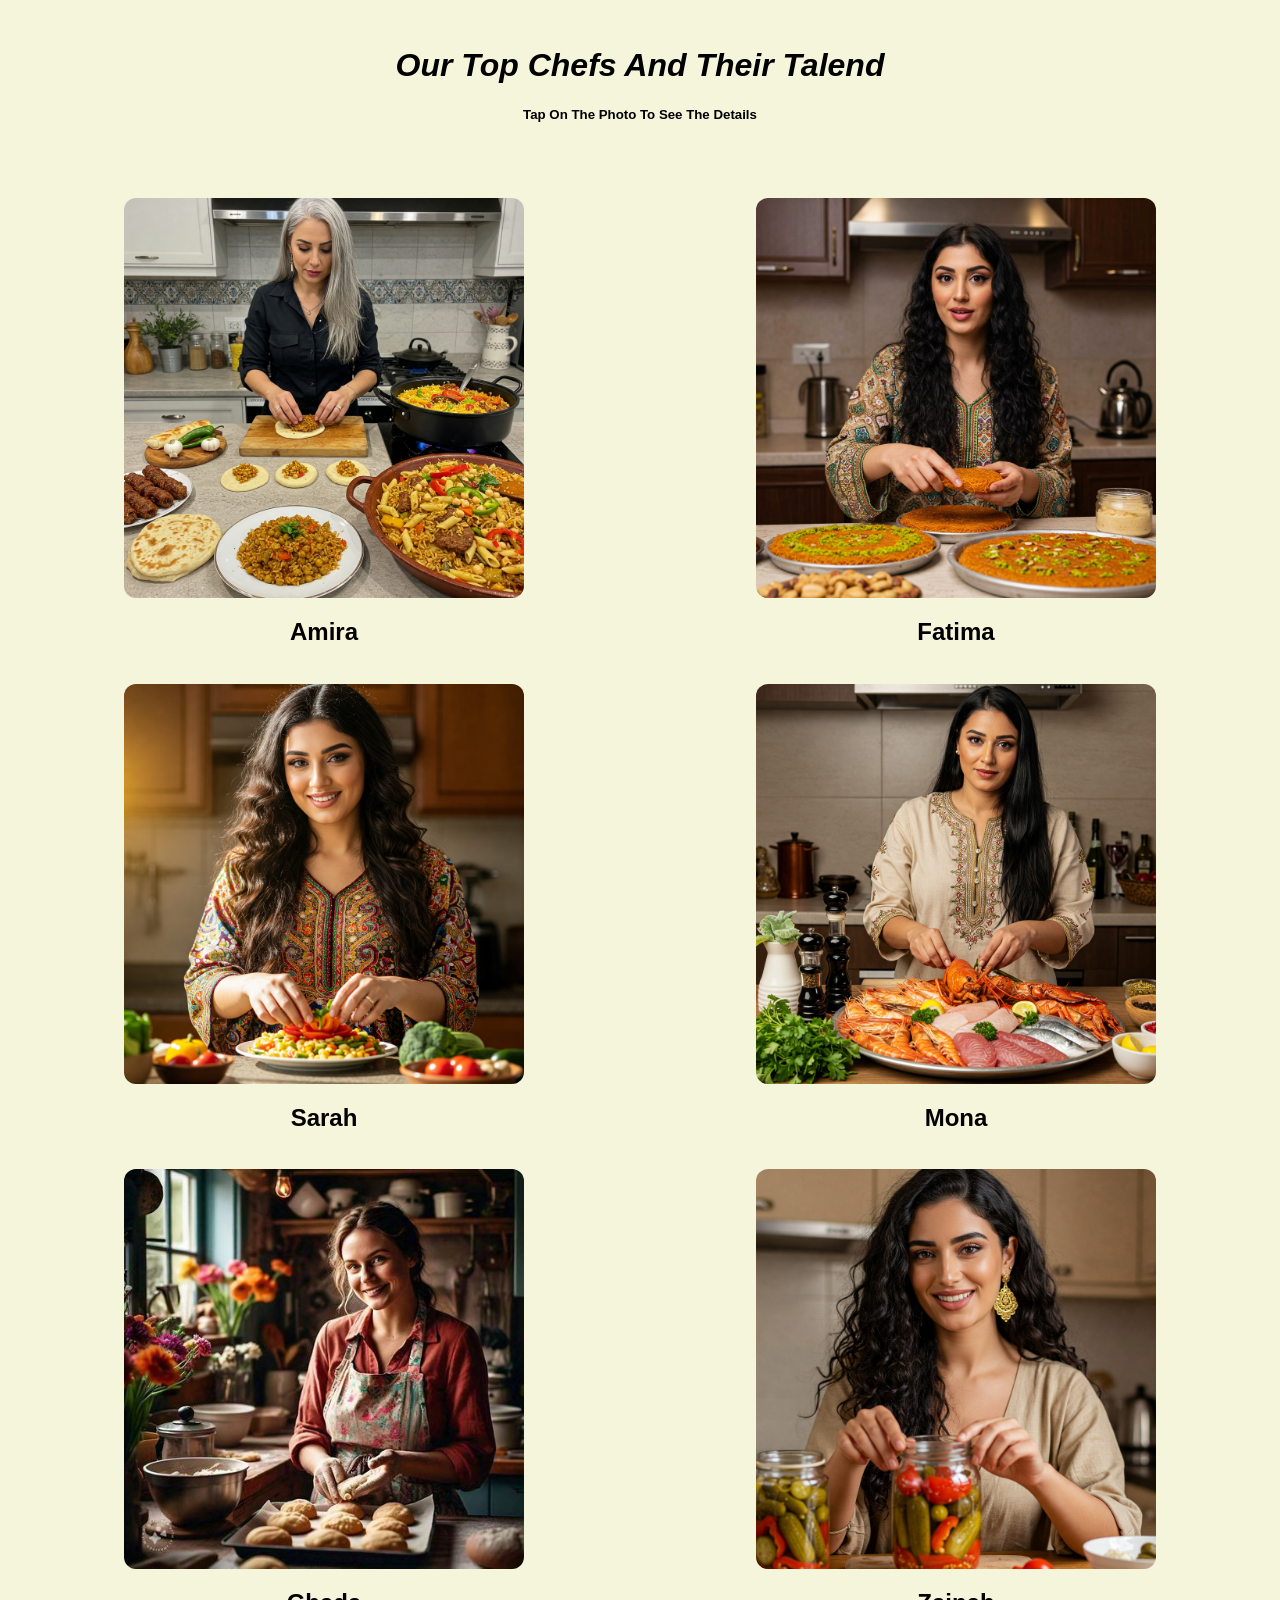
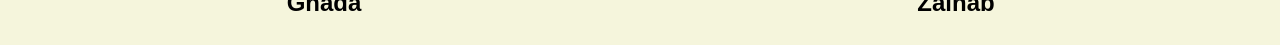
<file: details.html>
<html lang="en">

<head>
    <meta charset="UTF-8">
    <meta name="viewport" content="width=device-width, initial-scale=1.0">
    <title>Details</title>
    <link rel="styleSheet" href="details_style.css" />
    <link rel="icon" href="ditails.png" type="image/x-icon">
</head>

<body>
    <div>
        <br>
        <i>
            <h1>Our Top Chefs And Their Talend</h1>
        </i>
        <h5>Tap On The Photo To See The Details</h5>
    </div>
    <br>
    <br>
    <br>

    <div class="div1">
        <div>
            <div>
                <img src="Amira.jpg" alt="chef Amira pic" width="100" onclick="showContentAmira()">
                <h2>Amira</h2>
                <p id="Amira_p0"> <strong>From:</strong>cairo</p>
                <p id="Amira__p1"><strong>location:</strong> Zamalek </p>
                <p id="Amira__p2"><strong> food delivery to:</strong> Zamalek , Maadi , Nasr City , Giza , Abbassia .
                </p>
                <p id="Amira__p3">Amira offers the most delicious traditional Egyptian dishes.</p>
                <p id="Amira__p4"><strong>Featured Dishes :</strong>
                <dl id="Amira__dl0">
                    <dt><strong>Hawawshi:</strong></dt>
                    <dd>Hawawshi is a crispy, pita stuffed Egyptian street food filled with spiced ground meat, onions,
                        and herbs. </dd>
                </dl>
                </p>
                <dl id="Amira__dl1">
                    <dt><strong> stuffed Grape leaves: </strong></dt>
                    <dd> Stuffed grape leaves are filled with rice, herbs, spices, and sometimes meat, then simmered for
                        flavor. </dd>
                </dl>
                </p>
                <dl id="Amira__dl2">
                    <dt><strong>koshary:</strong> </dt>
                    <dd>Koshary is a flavorful Egyptian dish with rice, lentils, pasta, crispy onions, and spicy tomato
                        sauce. </dd>
                </dl>
                </p>
                <dl id="Amira__dl3">
                    <dt> <strong>Molokhia: </strong></dt>
                    <dd> Molokhia is a garlicky, aromatic soup made with jute leaves, broth, coriander, and lemon for
                        rich flavor.</dd>
                </dl>
                </p>
                <dl id="Amira__dl4">
                    <dt><strong>Fatta:</strong> </dt>
                    <dd> Fatta is a hearty dish with crispy bread, rice, meat, and garlicky broth, topped with vinegar
                        sauce.</dd>
                </dl>
                </p>
                <dl id="Amira__dl5">
                    <dt><strong> Mombar: </strong></dt>
                    <dd>Mombar is stuffed intestines filled with rice, meat, onions, and spices, then boiled or fried.
                    </dd>
                </dl>
                </p>
                <button id="buttonAmira" onclick="showMenuAmira()">order now </button>
            </div>

            <div id="menuAmira" style="display:none;">
                <h3> Choose Your Dishes </h3>
                <form id="orderFormAmira">
                    <label>
                        <input type="checkbox" name="dishAmira" value=" Hawawshi- $30"> Hawawshi - $30
                    </label> <br>
                    <label>
                        <input type="checkbox" name="dishAmira" value=" stuffed Grape leaves- $30"> stuffed Grape leaves
                        - $30
                    </label> <br>
                    <label>
                        <input type="checkbox" name="dishAmira" value="koshary - $30"> koshary - $30
                    </label> <br>
                    <label>
                        <input type="checkbox" name="dishAmira" value=" Molokhia- $30"> Molokhia- $30
                    </label> <br>
                    <label>
                        <input type="checkbox" name="dishAmira" value=" Fatta - $30"> Fatta - $30
                    </label> <br>
                    <label>
                        <input type="checkbox" name="dishAmira" value=" Mombar - $30"> Mombar- $30
                    </label> <br>
                    <button id="buttonAmira2" type="button" onclick="submitOrderAmira()">Submit</button>
                </form>
            </div>
            <script>
                function showMenuAmira() {
                    document.getElementById('menuAmira').style.display = 'block';
                }
                function submitOrderAmira() {
                    alert("Your Food Will Be Prepared Soon From💕✨");
                }
                function showContentAmira() {
                    document.getElementById('Amira_p0').style.display = 'block';
                    document.getElementById('Amira__dl1').style.display = 'block';
                    document.getElementById('Amira__p2').style.display = 'block';
                    document.getElementById('Amira__p3').style.display = 'block';
                    document.getElementById('Amira__p4').style.display = 'block';
                    document.getElementById('Amira__dl0').style.display = 'block';
                    document.getElementById('Amira__dl0').style.display = 'block';
                    document.getElementById('Amira__dl2').style.display = 'block';
                    document.getElementById('Amira__dl3').style.display = 'block';
                    document.getElementById('Amira__dl4').style.display = 'block';
                    document.getElementById('Amira__dl5').style.display = 'block';
                    document.getElementById('buttonAmira').style.display = 'block';
                    document.getElementById('buttonAmira2').style.display = 'block';
                } 
            </script>
        </div>
        <br>
        <div>
            <div class="Fatima">
                <img src="Fatima.jpg" alt="chef Fatima pic" width="100" onclick="showContentFatima()">
                <h2>Fatima</h2>
                <p id="Fatima_p0"> <strong>From:</strong>Alexandria</p>
                <p id="Fatima__p1"><strong>location</strong> Anfoushi </p>
                <p id="Fatima__p2"><strong> food delivery to :</strong> Anfoushi ,Stanley, Kafr Abdu , Moharam Bek .
                </p>
                <p id="Fatima__p3">Fatima specializes in preparing delicious desserts .</p>
                <p id="Fatima__p4"><strong>Featured Dishes :</strong>
                <dl>
                    <dt>Qatayef</dt>
                    <dd> Qatayef is a yeasted pancake-like dessert, stuffed, sealed, then fried or baked, and sweetened
                        with syrup.</dd>
                </dl>
                </p>
                <dl id="Fatima__dl0">
                    <dt><strong> Kunafa: </strong></dt>
                    <dd> Kunafa is a crispy, golden dessert filled with gooey cream or cheese, drenched in fragrant
                        sugar syrup. </dd>
                </dl>
                </p>
                <dl id="fatima__dl1">
                    <dt><strong> Basbousa: </strong></dt>
                    <dd>Basbousa is a semolina cake sweetened with syrup, baked, and topped with almonds or nuts for
                        richness. </dd>
                </dl>
                </p>
                </p>
                <dl id="Fatima__dl2">
                    <dt><strong> Om Ali:</strong> </dt>
                    <dd> Om Ali is a warm, baked dessert with pastry, milk, sugar, nuts, and dried fruits, golden and
                        bubbly. </dd>
                </dl>
                </p>
                <dl id="Fatima__dl3">
                    <dt><strong> Rice Pudding:</strong></dt>
                    <dd>Rice pudding is a creamy dessert with cooked rice, milk, sugar, and sometimes cream or egg yolks
                        for richness.</dd>
                </dl>
                </p>
                <dl id="Fatima__dl4">
                    <dt> <strong> Balah El Sham: </strong></dt>
                    <dd>This crispy, golden treat is deep-fried, soaked in hot sugar syrup, and has a sweet, syrupy
                        interior.</dd>
                </dl>
                </p>
                <dl id="Fatima__dl5">
                    <dt><strong> Mahalabia:</strong></dt>
                    <dd> Mahalabia is a creamy dessert made with milk, sugar, and cornstarch, flavored with floral
                        essences, and served chilled. </dd>
                </dl>
                </p>
                <button id="buttonFatima" onclick="showMenuFatima()">order now </button>
            </div>

            <div id="menuFatima" style="display:none;">
                <h3> Choose Your Dishes</h3>
                <form id="orderFormFatima">
                    <label>
                        <input type="checkbox" name="dishFatima" value="kunafa - $15"> Kunafa - $15
                    </label> <br>
                    <label>
                        <input type="checkbox" name="dishFatima" value="Basbousa - $4"> Basbousa - $4
                    </label><br>
                    <label>
                        <input type="checkbox" name="dishFatima" value="Om Ali - $20"> Om Ali - $20
                    </label><br>
                    <label>
                        <input type="checkbox" name="dishFatima" value="  Rice Pudding- $25"> Rice Pudding - $25
                    </label><br>
                    <label>
                        <input type="checkbox" name="dishFatima" value="  Balah El Sham - $27"> Balah El Sham - $27
                    </label><br>
                    <label>
                        <input type="checkbox" name="dishFatima" value=" Mahalabia  - $29"> Mahalabia - $29
                    </label><br>
                    <button id="buttonFatima2" type="button" onclick="submitOrderFatima()">Submit</button>
                </form>
            </div>
            <script>
                function showMenuFatima() {
                    document.getElementById('menuFatima').style.display = 'block';
                }
                function submitOrderFatima() {
                    alert("Your Food Will Be Prepared Soon From Fatima 💕✨");
                }
                function showContentFatima() {
                    document.getElementById('Fatima_p0').style.display = 'block';
                    document.getElementById('Fatima__p1').style.display = 'block';
                    document.getElementById('Fatima__p2').style.display = 'block';
                    document.getElementById('Fatima__p3').style.display = 'block';
                    document.getElementById('Fatima__p4').style.display = 'block';
                    document.getElementById('Fatima__dl0').style.display = 'block';
                    document.getElementById('Fatima__dl0').style.display = 'block';
                    document.getElementById('Fatima__dl2').style.display = 'block';
                    document.getElementById('Fatima__dl3').style.display = 'block';
                    document.getElementById('Fatima__dl4').style.display = 'block';
                    document.getElementById('Fatima__dl5').style.display = 'block';
                    document.getElementById('buttonFatima').style.display = 'block';
                    document.getElementById('buttonFatima2').style.display = 'block';
                }
            </script>
        </div>
    </div>
    <br>

    <div class="div2">
        <div>
            <div>
                <img src="Sarah.jpg" alt="chef Sarah pic" width="100" onclick="showContentSarah()">
                <h2>Sarah</h2>
                <p id="sarah_p0"><strong>From:</strong> Mansoura</p>
                <p id="sarah_p1"><strong>Location:</strong> El Mashaya District</p>
                <p id="sarah_p2"><strong>Food Delivery To:</strong> El Gamaa District, Talkha, El
                    Toriel Street, Gehan Street, El Sikka El Gadida, El Mansoura Corniche, El Mogamaa</p>
                <p id="sarah_p3">Sarah offers a variety of vegetarian and healthy dishes.</p>
                <p id="sarah_p4"><strong>Featured Dishes:</strong>
                <dl id="sarah_dl0">
                    <dt><strong>Baked Vegetable Tray:</strong> </dt>
                    <dd>A mix of oven roasted veggies seasoned with herbs and olive oil for a crispy, flavorful bite.
                    </dd>
                </dl>
                <dl id="sarah_dl1">
                    <dt><strong>Salad:</strong></dt>
                    <dd>A fresh blend of crisp lettuce, cucumbers, tomatoes, and carrots tossed in a light lemon
                        vinaigrette.</dd>
                </dl>
                <dl id="sarah_dl2">
                    <dt><strong>Lentil Soup:</strong> </dt>
                    <dd>A warm, creamy blend of red lentils, carrots, and spices comforting, hearty, and full of flavor.
                    </dd>
                </dl>
                <dl id="sarah_dl3">
                    <dt><strong> Natural Juices:</strong> </dt>
                    <dd>Refreshing, freshly squeezed juices made from the finest seasonal fruits, bursting with natural
                        flavors and nutrients.</dd>
                </dl>
                <dl id="sarah_dl4">
                    <dt><strong> Fresh Juices:</strong></dt>
                    <dd>A variety of vibrant, freshly squeezed juices, packed with natural goodness to keep you
                        refreshed and energized all day.</dd>
                </dl>
                <dl id="sarah_dl5">
                    <dt><strong>Baba Ganoush salad:</strong> </dt>
                    <dd>A smoky, creamy blend of roasted eggplant, tahini, garlic, and lemon juice, topped with fresh
                        parsley for a refreshing twist.</dd>
                </dl>
                </p>
                </p>
                <button id="buttonSarah" onclick="showMenu()">order now</button>
            </div>

            <div id="menu" style="display:none;">
                <h3>Choose Your Dishes</h3>
                <form id="orderForm">
                    <label>
                        <input type="checkbox" name="dish" value="Baked Vegetable Tray - $10"> Baked Vegetable Tray -
                        $10
                    </label><br>
                    <label>
                        <input type="checkbox" name="dish" value="Salad - $5"> Salad - $5
                    </label><br>
                    <label>
                        <input type="checkbox" name="dish" value="Lentil Soup - $7"> Lentil Soup - $7
                    </label><br>
                    <label>
                        <input type="checkbox" name="dish" value="Natural Juices - $3"> Natural Juices - $3
                    </label><br>
                    <label>
                        <input type="checkbox" name="dish" value="Fresh Juices - $4"> Fresh Juices - $4
                    </label><br>
                    <label>
                        <input type="checkbox" name="dish" value="Baba Ganoush salad - $6"> Baba Ganoush salad - $6
                    </label><br>
                    <button id="buttonSarah2" type="button" onclick="submitOrder()">Submit</button>
                </form>
            </div>

            <script>
                function showMenu() {
                    document.getElementById('menu').style.display = 'block';
                }

                function submitOrder() {
                    alert("Your Food Will Be Prepared Soon From Sarah 💕✨");
                }
                function showContentSarah() {
                    document.getElementById('sarah_p0').style.display = 'block';
                    document.getElementById('sarah_p1').style.display = 'block';
                    document.getElementById('sarah_p2').style.display = 'block';
                    document.getElementById('sarah_p3').style.display = 'block';
                    document.getElementById('sarah_p4').style.display = 'block';
                    document.getElementById('sarah_dl0').style.display = 'block';
                    document.getElementById('sarah_dl1').style.display = 'block';
                    document.getElementById('sarah_dl2').style.display = 'block';
                    document.getElementById('sarah_dl3').style.display = 'block';
                    document.getElementById('sarah_dl4').style.display = 'block';
                    document.getElementById('sarah_dl5').style.display = 'block';
                    document.getElementById('buttonSarah').style.display = 'block';
                    document.getElementById('buttonSarah2').style.display = 'block';
                }
            </script>
        </div>
        <br>
        <div>
            <div>
                <img src="Mona.jpg" alt="chef Mona pic" width="100" onclick="showContentMona()">
                <h2>Mona</h2>
                <p id="mona_p0"><strong>From:</strong> Red Sea</p>
                <p id="mona_p1"><strong>Location:</strong> Hurghada - El Dahar District </p>
                <p id="mona_p2"><strong>Food Delivery To:</strong> El Kawther District, El Hadaba, El
                    Nasr Street, Sekalla, El Helal Area, El Mohamady Hegazy Street</p>
                <p id="mona_p3">Mona offers the freshest seafood delicacies.</p>
                <p id="mona_p4"><strong>Featured Dishes:</strong>
                <dl id="mona_dl0">
                    <dt> <strong>Crab:</strong></dt>
                    <dd>Succulent, tender crab meat served fresh, full of flavor with a touch of seasoning, perfect for
                        seafood lovers.</dd>
                </dl>
                <dl id="mona_dl1">
                    <dt> <strong>Grilled Fish:</strong></dt>
                    <dd>Fresh, tender fish fillets grilled to perfection, seasoned with herbs and spices, offering a
                        smoky, savory flavor.</dd>
                </dl>
                <dl id="mona_dl2">
                    <dt><strong> Fried Fish:</strong></dt>
                    <dd>Crispy and golden fried fish fillets, coated with a light, crunchy batter, perfect for a
                        delicious seafood treat.</dd>
                </dl>
                <dl id="mona_dl3">
                    <dt><strong> Shrimp:</strong></dt>
                    <dd>Juicy, tender shrimp cooked to perfection, seasoned with a blend of spices, perfect for a savory
                        seafood experience.</dd>
                </dl>
                <dl id="mona_dl4">
                    <dt><strong>squid Tagine:</strong> </dt>
                    <dd>A rich and flavorful Moroccan-inspired dish, featuring tender squid cooked in a savory tagine
                        with tomatoes, onions, and aromatic spices.</dd>
                </dl>
                <dl id="mona_dl5">
                    <dt><strong> Seafood Soup:</strong></dt>
                    <dd>A hearty, flavorful broth filled with a mix of fresh seafood, including shrimp, fish, and squid,
                        simmered with vegetables and aromatic spices.</dd>
                </dl>
                <dl id="mona_dl6">
                    <dt><strong> Fried Calamari:</strong></dt>
                    <dd>Crispy, golden-fried calamari rings, perfectly seasoned with a light batter, served with a tangy
                        dipping sauce.</dd>
                </dl>
                </p>
                <button id="buttonMona" onclick="showMenuMona()">order now</button>
            </div>

            <div id="menuMona" style="display: none;">
                <h3>Choose Your Dishes</h3>
                <form id="orderForm">
                    <label>
                        <input type="checkbox" name="dishMona" value="Crab - $15"> Crab - $15
                    </label><br>
                    <label>
                        <input type="checkbox" name="dishMona" value="Grilled Fish - $12"> Grilled Fish - $12
                    </label> <br>
                    <label>
                        <input type="checkbox" name="dishMona" value="Fried Fish - $10"> Fried Fish - $10
                    </label><br>
                    <label>
                        <input type="checkbox" name="dishMona" value="Shrimp - $14"> Shrimp - $14
                    </label><br>
                    <label>
                        <input type="checkbox" name="dishMona" value="Squid Tagine - $18"> Squid Tagine - $18
                    </label> <br>
                    <label>
                        <input type="checkbox" name="dishMona" value="Seafood Soup - $8"> Seafood Soup - $8
                    </label> <br>
                    <label>
                        <input type="checkbox" name="dishMona" value="Fried Calamari - $9">Fried Calamari - $9
                    </label><br>
                    <button id="buttonMona2" type="button" onclick="submitOrderMona()">Submit</button>
                </form>
            </div>
            <script>
                function showMenuMona() {
                    document.getElementById('menuMona').style.display = 'block';
                }
                function submitOrderMona() {
                    alert("Your Food Will Be Prepared Soon From Mona💕✨");
                }
                function showContentMona() {
                    document.getElementById('mona_p0').style.display = 'block';
                    document.getElementById('mona_p1').style.display = 'block';
                    document.getElementById('mona_p2').style.display = 'block';
                    document.getElementById('mona_p3').style.display = 'block';
                    document.getElementById('mona_p4').style.display = 'block';
                    document.getElementById('mona_dl0').style.display = 'block';
                    document.getElementById('mona_dl1').style.display = 'block';
                    document.getElementById('mona_dl2').style.display = 'block';
                    document.getElementById('mona_dl3').style.display = 'block';
                    document.getElementById('mona_dl4').style.display = 'block';
                    document.getElementById('mona_dl5').style.display = 'block';
                    document.getElementById('mona_dl6').style.display = 'block';
                    document.getElementById('buttonMona').style.display = 'block';
                    document.getElementById('buttonMona2').style.display = 'block';


                }
            </script>
        </div>
    </div>
    <br>
    <div class="div3">
        <div>
            <div>
                <img src="Gahda.jpg" alt="chef Gahda pic" width="100" onclick="showContentGahda()">
                <h2>Ghada</h2>
                <p id="Gahda_p0"><strong>From:</strong> Port Said</p>
                <p id="Gahda_p1"><strong>Location:</strong> El Zohur District</p>
                <p id="Gahda_p2"><strong>Food Delivery To:</strong> El Manakh District, El Arab,
                    El Gameel District, El Obour District, El Mostashfa El Aam, El Zohur Stadium & Sports City Area</p>
                <p id="Gahda_p3">Ghada offers the most delicious homemade baked goods and pastries.</p>
                <p id="Gahda_p4"><strong>Featured Dishes:</strong>
                <dl id="Gahda_dl0">
                    <dt><strong> Feteer Meshaltet:</strong></dt>
                    <dd>A delicious Egyptian pastry, flaky and buttery, filled with a variety of options like honey,
                        cheese, or vegetables, served warm for a rich, indulgent treat.</dd>
                </dl>
                <dl id="Gahda_dl1">
                    <dt><strong>Cheese Pies:</strong></dt>
                    <dd>Flaky, golden-brown pies filled with a creamy blend of cheese, perfect for a savory snack or
                        appetizer.</dd>
                </dl>
                <dl id="Gahda_dl2">
                    <dt><strong>Eid Cookies:</strong></dt>
                    <dd>Traditional buttery cookies filled with dates, nuts, or Turkish delight, soft and crumbly with a
                        dusting of powdered sugar made with love for Eid celebrations.</dd>
                </dl>
                <dl id="Gahda_dl3">
                    <dt><strong>Pizza:</strong></dt>
                    <dd>Freshly baked with a golden crust, rich tomato sauce, melted mozzarella, and your choice of
                        toppings classic, cheesy, and irresistible.</dd>
                </dl>
                <dl id="Gahda_dl4">
                    <dt><strong>Biscuits:</strong></dt>
                    <dd>Crispy, buttery biscuits with a melt in your mouth texture perfect for tea time or a sweet snack
                        any time of day.</dd>
                </dl>
                <dl id="Gahda_dl5">
                    <dt><strong>Croissant:</strong></dt>
                    <dd>A soft, buttery, and flaky French pastry baked to golden perfection ideal for breakfast or a
                        light snack.</dd>
                </dl>
                <dl id="Gahda_dl6">
                    <dt><strong>Sambousek:</strong></dt>
                    <dd>Crispy, golden pastry pockets stuffed with your choice of savory fillings like cheese, meat, or
                        vegetables perfect as an appetizer or snack.</dd>
                </dl>
                </p>
                <button id="buttonGahda" onclick="showMinuGahda()">order now</button>
            </div>
            <div id="menuGahda" style="display: none;">
                <h3>Choose Your Dishes</h3>
                <form id="orderFormGahda">
                    <label>
                        <input type="checkbox" name="dishGahda" value="Feteer Meshaltet - $5">Feteer Meshaltet - $5
                    </label> <br>
                    <label>
                        <input type="checkbox" name="dishGahda" value="Cheese Pies - $4">Cheese Pies - $4
                    </label><br>
                    <label>
                        <input type="checkbox" name="dishGahda" value="Eid Cookies - $6">Eid Cookies - $6
                    </label><br>
                    <label>
                        <input type="checkbox" name="dishGahda" value="Pizza - $8">Pizza - $8
                    </label> <br>
                    <label>
                        <input type="checkbox" name="dishGahda" value="Biscuits (Pack) - $3">Biscuits (Pack) - $3
                    </label><br>
                    <label>
                        <input type="checkbox" name="dishGahda" value="Croissant - $3">Croissant - $3
                    </label> <br>
                    <label>
                        <input type="checkbox" name="dishGahda" value="Sambousek (Stuffed) - $4">Sambousek (Stuffed) -
                        $4
                    </label><br>
                    <button id="buttonGahda2" type="button" onclick="submitOrderGahda()">Submit</button>
                </form>
            </div>
            <script>
                function showMinuGahda() {
                    document.getElementById('menuGahda').style.display = 'block';
                }
                function submitOrderGahda() {
                    alert("Your Food Will Be Prepared Soon From Gahda 💕✨");
                }
                function showContentGahda() {
                    document.getElementById('Gahda_p0').style.display = 'block';
                    document.getElementById('Gahda_p1').style.display = 'block';
                    document.getElementById('Gahda_p2').style.display = 'block';
                    document.getElementById('Gahda_p3').style.display = 'block';
                    document.getElementById('Gahda_p4').style.display = 'block';
                    document.getElementById('Gahda_dl0').style.display = 'block';
                    document.getElementById('Gahda_dl1').style.display = 'block';
                    document.getElementById('Gahda_dl2').style.display = 'block';
                    document.getElementById('Gahda_dl3').style.display = 'block';
                    document.getElementById('Gahda_dl4').style.display = 'block';
                    document.getElementById('Gahda_dl5').style.display = 'block';
                    document.getElementById('Gahda_dl6').style.display = 'block';
                    document.getElementById('buttonGahda').style.display = 'block';
                    document.getElementById('buttonGahda2').style.display = 'block';

                }
            </script>
        </div>
        <br>
        <div>
            <div>
                <img src="Zainab.jpg" alt="chef Zainab pic" width="100" onclick="showContentZainab()">
                <h2>Zainab</h2>
                <p id="Zainab_p0"> <strong>From:</strong>Fayoum</p>
                <p id="Zainab__p1"><strong>location :</strong> Wadi El-Rayan </p>
                <p id="Zainab__p2"><strong> food delivery to :</strong> Wadi El-Rayan , Hawara , Lake Qarun , El-Lahun .
                </p>
                <p id="Zainab__p3">Zainab offers the most delecious traditional Egyptian pickels</p>
                <p id="Zainab__p4"><strong>Featured Dishes :</strong>
                <dl id="Zainab__dl0">
                    <dt><strong>carrot pickels:</strong></dt>
                    <dd>Carrot pickles are crisp, zesty, and tangy, quick-pickled or fermented for a balance of sour,
                        salty, and spicy flavors. </dd>
                </dl>
                </p>
                <dl id="Zainab__dl1">
                    <dt><strong>Crunchy cucumber pickels:</strong></dt>
                    <dd> Crunchy cucumber pickles are soaked in vinegar brine with salt and spices, creating a zesty,
                        crisp, bold flavor.</dd>
                </dl>
                </p>
                <dl id="Zainab__dl2">
                    <dt><strong> lemon Pickels with Asfour:</strong></dt>
                    <dd>Lemon pickles with Asfour are tangy, salty, and spicy, preserved with salt, lemon juice, oil,
                        and spices.</dd>
                </dl>
                </p>
                <button id="buttonZainab" onclick="showMenuZainab()">order now </button>
            </div>

            <div id="menuZainab" style="display:none;">
                <h3>Choose Your Dishes</h3>
                <form id="orderFormZainab">
                    <label>
                        <input type="checkbox" name="dishZainab" value="carrot pickels - $45"> carrot pickels- $45
                    </label><br>
                    <label>
                        <input type="checkbox" name="dishZainab" value="Crunchy cucumber pickels - $35"> Crunchy
                        cucumber pickels - $35
                    </label><br>
                    <label>
                        <input type="checkbox" name="dishZainab" value="lemon Pickels with Asfour- $50">lemon Pickels
                        with Asfour - $50
                    </label><br>
                    <button id="buttonZainab2" type="button" onclick="submitOrderZainab()">Submit</button>
                </form>
            </div>
            <script>
                function showMenuZainab() {
                    document.getElementById('menuZainab').style.display = 'block';
                }
                function submitOrderZainab() {
                    alert("Your Food Will Be Prepared Soon From Zainab 💕✨");
                }
                function showContentZainab() {
                    document.getElementById('Zainab_p0').style.display = 'block';
                    document.getElementById('Zainab__p1').style.display = 'block';
                    document.getElementById('Zainab__p2').style.display = 'block';
                    document.getElementById('Zainab__p3').style.display = 'block';
                    document.getElementById('Zainab__p4').style.display = 'block';
                    document.getElementById('Zainab__dl0').style.display = 'block';
                    document.getElementById('Zainab__dl1').style.display = 'block';
                    document.getElementById('Zainab__dl2').style.display = 'block';
                    document.getElementById('buttonZainab').style.display = 'block';
                    document.getElementById('buttonZainab2').style.display = 'block';
                } 
            </script>
        </div>
    </div>
</body>

</html>
</file>
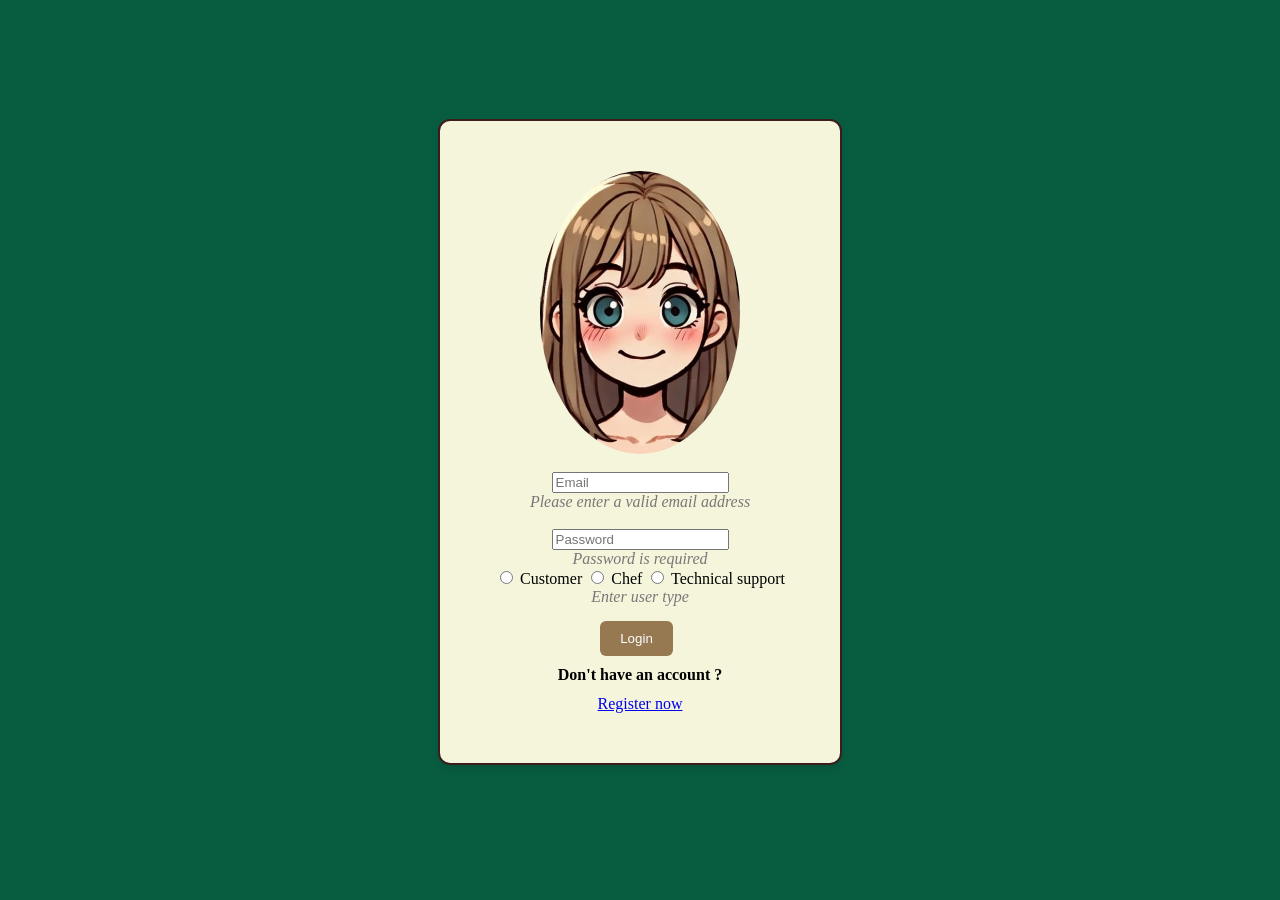
<file: login.html>
<html lang="en">

<head>
    <meta charset="UTF-8">
    <meta name="viewport" content="width=device-width, initial-scale=1.0">
    <title>Login</title>
    <link rel="stylesheet" href="login_style.css">
    <link rel="icon" href="login.jpg" type="image/x-icon">
</head>

<body>
    <form id="loginForm">
        <img src="animation on.jpg" alt="animated on" id="eyeImage">
        <br><br>
        <input id="useremail" type="email" placeholder="Email" name="email" required oninput="checkEmail()"> <br>
        <div class="error" id="emailError"><i style="color: rgb(121, 119, 119);">Please enter a valid email address</i>
        </div><br>

        <div class="password-container">
            <input id="userpassword" type="password" placeholder="Password" name="password" required
                onfocus="changeImageToOff()" onclick="checkPasswordField()" oninput="checkPassword()"> <br>
            <div class="error" id="passwordError"><i style="color:rgb(121, 119, 119) ;">Password is required</i></div>
        </div>

        <input type="radio" name="type" value="customer"> Customer
        <input type="radio" name="type" value="chef"> Chef
        <input type="radio" name="type" value="Technical support"> Technical support <br>
        <div class="error" id="typeError"><i style="color:rgb(121, 119, 119) ;">Enter user type</i></div>
        <button type="submit" id="loginButton">Login</button>
        <h1>Don't have an account ?</h1><a href="Register.html">Register now</a>
    </form>
    <script>

        function changeImageToOff() {
            document.getElementById('eyeImage').src = "animated off.jpg";
        }

        function checkPasswordField() {
            const passwordInput = document.getElementById('userpassword');
            const eyeImage = document.getElementById('eyeImage');

            if (!passwordInput.value.trim()) {
                eyeImage.src = "animation on.jpg";
            } else {
                passwordInput.type = 'password';
                eyeImage.src = "animated cheat.jpg";
            }
        }


        function togglePasswordVisibility() {
            const passwordInput = document.getElementById('userpassword');
            const eyeImage = document.getElementById('eyeImage');

            if (passwordInput.type === 'password') {
                passwordInput.type = 'text';
                eyeImage.src = "animated cheat.jpg";
            } else {
                passwordInput.type = 'password';
                eyeImage.src = "animated off.jpg";
            }
        }


        function checkEmail() {
            const email = document.getElementById('useremail').value;
            const emailError = document.getElementById('emailError');

            if (!email.includes('@') || email.trim() === "") {
                emailError.style.display = 'block';
            } else {
                emailError.style.display = 'none';
            }
            updateLoginButton();
        }

        function checkPassword() {
            const password = document.getElementById('userpassword').value;
            const passwordError = document.getElementById('passwordError');

            if (password.trim() === "") {
                passwordError.style.display = 'block';
            } else {
                passwordError.style.display = 'none';
            }
            updateLoginButton();
        }


        function updateLoginButton() {
            const emailValid = document.getElementById('useremail').value.includes('@');
            const passwordValid = document.getElementById('userpassword').value.trim() !== '';
            const userTypeSelected = document.querySelector('input[name="type"]:checked');
            const loginButton = document.getElementById('loginButton');


            if (emailValid && passwordValid && userTypeSelected) {
                loginButton.classList.add('moving')
                loginButton.disabled = false;
                loginButton.style.opacity = '1';
            } else {
                loginButton.classList.remove('moving')
                loginButton.disabled = true;
                loginButton.style.opacity = '1';

            }
        }


        function validateForm(event) {
            event.preventDefault();
            const emailValid = document.getElementById('useremail').value.includes('@');
            const passwordValid = document.getElementById('userpassword').value.trim() !== '';
            const userTypeSelected = document.querySelector('input[name="type"]:checked');

            if (emailValid && passwordValid && userTypeSelected) {
                window.location.href = "index.html";
            } else {
                if (!emailValid) document.getElementById('emailError').style.display = 'block';
                if (!passwordValid) document.getElementById('passwordError').style.display = 'block';
                if (!userTypeSelected) document.getElementById('typeError').style.display = 'block';
            }
        }
        document.getElementById('loginForm').addEventListener('submit', validateForm);
        document.querySelectorAll('input[name="type"]').forEach((radio) => {
            radio.addEventListener('change', () => {

                document.getElementById('typeError').style.display = 'none';
                updateLoginButton();
            });
        });
        document.addEventListener('DOMContentLoaded', updateLoginButton);
    </script>
</body>

</html>
</file>
<file: details_style.css>
img {
    height: 400px;
    width: 400px;
    border-radius: 12px;

}

.div1 {
    display: flex;
    justify-content: space-around;
    text-align: center;
    
}

.div2 {

    display: flex;
    justify-content: space-around;
    text-align: center;

}

.div3 {
    display: flex;
    justify-content: space-around;
    text-align: center;
}

div {
    display: block;
    width: 100%;
    
}


body {
    background-color: beige;
    font-family: Arial, sans-serif;
    text-align: center;
}

button {
    background-color: rgb(8, 93, 64);
    margin: 20px auto;
    padding: 10px 20px;
    border-radius: 12px;
    font-size: 18px;
    color: beige;
    display: none;

}

h3,
form {
    text-align: center;
    height: auto;
    width: auto;
}

button:hover {
    background-color: rgb(94, 179, 120);
}

dl,p {
    display: none;
}
</file>
<file: login_style.css>
body {
  display: grid;
  place-items: center;
  min-height: 100vh;
  margin: 0;
  background-color: rgb(8, 93, 64);
}

h1 {
  font-size: medium;
}

img {
  border-radius: 50%;
  width: 200px;

}

form {
  background-color: beige;
  padding: 50px;
  border-radius: 12px;
  box-shadow: 0 4px 8px rgba(0, 0, 0, 0.1);
  width: 100%;
  max-width: 300px;
  border: 2px solid rgb(59, 29, 29);
  text-align: center;

}

label {
  font-weight: bold;
  display: block;
  margin-bottom: 5px;
  color: rgb(14, 8, 8);

}

button,
input[type="submit"] {
  background-color: rgb(150, 120, 81);
  color: white;
  border: navajowhite;
  padding: 10px 20px;
  margin: 15px 7px 0 0;
  border-radius: 6px;
  cursor: pointer;
  transition: transform 0.3s ease, background-color 0.3s ease;
  transform: translate(0, 0);

}

button:hover,
input[type="submit"]:hover {
  background-color: rgb(174, 217, 187);
  color: black;
  transform: translate(0, -10px);


}

button:active,
input[type="submit"]:active {
  transform: translate(0, -10px);
  background-color: rgb(174, 217, 187);
}
</file>
